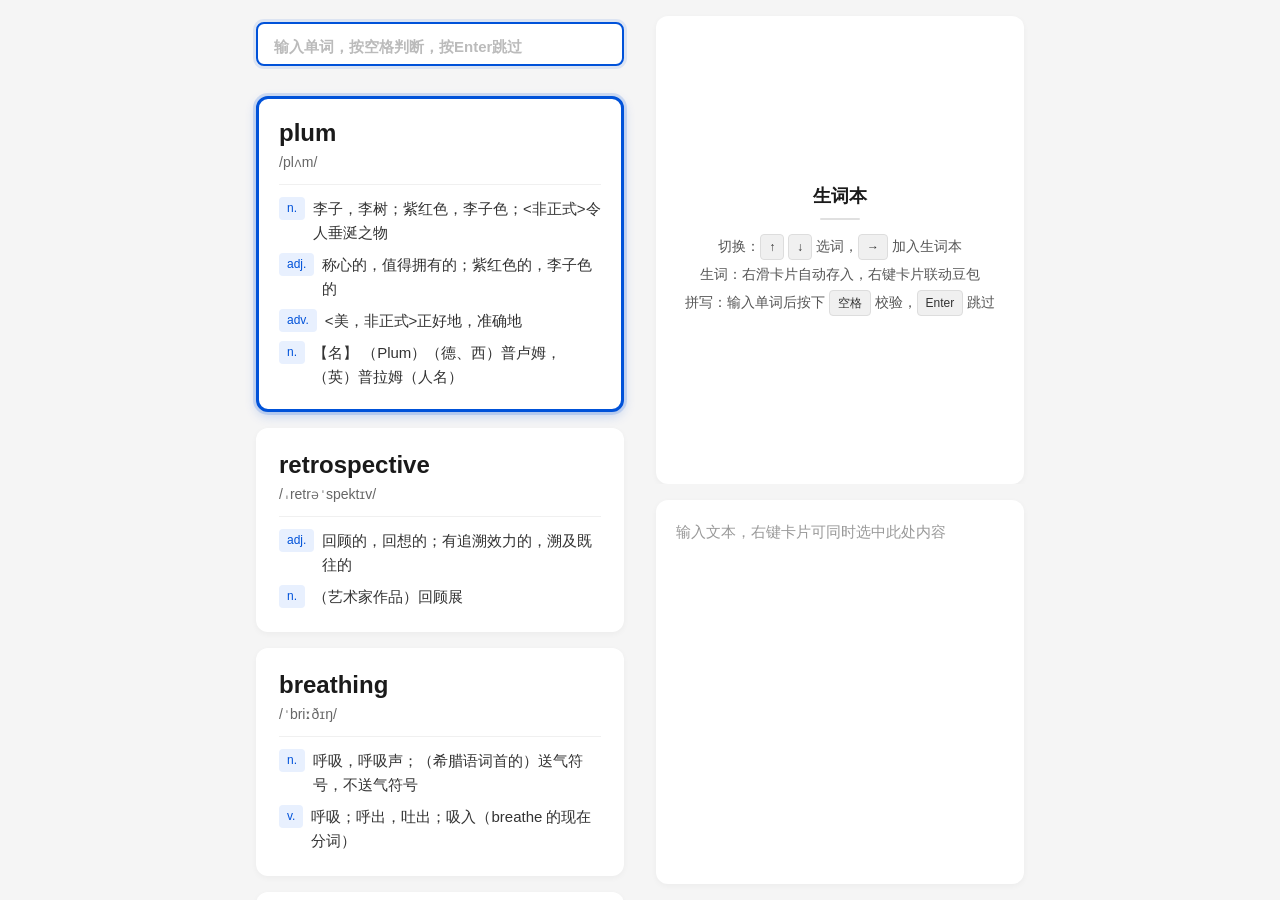
<file: index.html>
<!DOCTYPE html>
<html lang="zh-CN">
<head>
  <meta charset="UTF-8">
  <meta name="viewport" content="width=device-width, initial-scale=1.0, user-scalable=no">
  <title>单词卡片</title>
  <link rel="stylesheet" href="style.css">
</head>
<body>
  <div class="layout">
    <!-- 左侧列：上下分栏（输入区域 + 卡片列表） -->
    <div class="column column-left">
      <!-- 上部：固定高度输入区域 -->
      <div class="input-area">
        <input type="text" class="word-input" id="word-input" placeholder="输入单词，按空格判断，按Enter跳过" autofocus>
      </div>
      <!-- 下部：卡片列表 -->
      <div class="container" id="container">
        <div class="loading-tip" id="initial-loading">加载中...</div>
      </div>
    </div>
    <!-- 右侧列 -->
    <div class="column column-right">
      <div class="wordbook-wrap">
        <div class="container" id="wordbook">
          <div class="loading-tip" id="wordbook-empty">加载中...</div>
        </div>
      </div>
      <div class="input-panel">
        <div class="input-box" id="input-box" contenteditable="true" data-placeholder="输入文本，右键卡片可同时选中此处内容"></div>
      </div>
    </div>
  </div>
  <script src="app.js"></script>
</body>
</html>
</file>
<file: style.css>
* {
  margin: 0;
  padding: 0;
  box-sizing: border-box;
  -webkit-tap-highlight-color: transparent;
}

html, body {
  height: 100%;
  background-color: #f5f5f5;
  font-family: -apple-system, BlinkMacSystemFont, "Segoe UI", Roboto, "Helvetica Neue", Arial, sans-serif;
  overflow: hidden;
}

.layout {
  display: flex;
  justify-content: center;
  height: 100vh;
  width: 100%;
}

.column {
  flex: 1;
  max-width: 400px;
  min-width: 0;
  height: 100vh;
}

/* ===== 左侧列：上下分栏 ===== */
.column-left {
  display: flex;
  flex-direction: column;
}

/* 上部：固定高度输入区域 - 与卡片宽度对齐 */
.input-area {
  flex-shrink: 0;
  height: 80px;
  padding: 16px 16px 8px 16px;
  background-color: #f5f5f5;
  display: flex;
  align-items: center;
}

.word-input {
  width: 100%;
  height: 44px;
  padding: 0 16px;
  font-size: 24px;
  font-weight: 700;
  border: 2px solid #ddd;
  border-radius: 8px;
  outline: none;
  background-color: #fff;
  color: #333;
  transition: border-color 0.2s ease, box-shadow 0.2s ease;
}

.word-input:focus {
  border-color: #0052d9;
  box-shadow: 0 0 0 3px rgba(0, 82, 217, 0.1);
}

.word-input::placeholder {
  color: #bbb;
  font-size: 15px;
}

/* 下部：卡片列表容器（占据剩余空间） */
.column-left .container {
  flex: 1;
  min-height: 0;
  height: auto;
}

/* ===== 右列：上下分栏（生词本 + 输入框） ===== */
.column-right {
  display: flex;
  flex-direction: column;
  gap: 16px;
}

.wordbook-wrap {
  flex: 1;
  min-height: 0;
}

.wordbook-wrap .container {
  height: 100%;
}

.input-panel {
  flex-shrink: 0;
  padding: 0 16px 16px;
}

.input-box {
  width: 100%;
  height: 384px;
  background-color: #fff;
  border-radius: 12px;
  padding: 20px;
  font-size: 15px;
  line-height: 1.6;
  color: #333;
  overflow-y: auto;
  outline: none;
  box-shadow: 0 2px 6px rgba(0, 0, 0, 0.04);
  user-select: text;
  -webkit-user-select: text;
  word-break: break-word;
  white-space: pre-wrap;
}

.input-box:empty::before {
  content: attr(data-placeholder);
  color: #999;
  pointer-events: none;
}

.container {
  height: 100vh;
  overflow-y: auto;
  -webkit-overflow-scrolling: touch;
  overflow-x: hidden;
  padding: 0px 16px;
  background-color: #f5f5f5;
}

.container.no-scroll {
  overflow: hidden;
}

/* ===== 左列：隐藏滚动条（兼容所有浏览器） ===== */
#container {
  direction: rtl;
  overflow-y: scroll;
  scrollbar-width: none;        /* Firefox */
  -ms-overflow-style: none;     /* IE/Edge */
}

#container::-webkit-scrollbar {
  display: none;                /* Chrome/Safari/Opera */
}

#container > * {
  direction: ltr;
}

/* ===== 右列生词本：隐藏滚动条（兼容所有浏览器） ===== */
#wordbook {
  scrollbar-width: none;        /* Firefox */
  -ms-overflow-style: none;     /* IE/Edge */
}

#wordbook::-webkit-scrollbar {
  display: none;                /* Chrome/Safari/Opera */
}

.word-card {
  position: relative;
  background-color: #fff;
  border-radius: 12px;
  padding: 20px;
  margin-top: 16px;
  box-shadow: 0 2px 6px rgba(0, 0, 0, 0.04);
  overflow: visible;
  will-change: transform;
  user-select: none;
  -webkit-user-select: none;
  touch-action: pan-y;
  cursor: pointer;
  transition: box-shadow 0.2s ease, border-color 0.2s ease;
  border: 3px solid transparent;
}

/* 选中状态：高亮边框 + 阴影增强 */
.word-card.selected {
  border-color: #0052d9;
  box-shadow: 0 0 0 3px rgba(0, 82, 217, 0.15), 0 4px 12px rgba(0, 82, 217, 0.2);
}

/* 已上传到 D1 标记：右上角蓝点 */
.word-card.uploaded::after {
  content: '';
  position: absolute;
  top: 8px;
  right: 8px;
  width: 8px;
  height: 8px;
  background-color: #0052d9;
  border-radius: 50%;
  z-index: 1;
}

.word-card.card-transition {
  transition: transform 0.35s cubic-bezier(0.22, 1, 0.36, 1);
}

.word-card.card-fill-up {
  transition: transform 0.3s cubic-bezier(0.22, 1, 0.36, 1);
}

/* ===== wordbook-enter 动画已删除，卡片自然出现 ===== */

.word-header {
  margin-bottom: 12px;
}

.word-text {
  font-size: 24px;
  font-weight: 700;
  color: #1a1a1a;
  display: block;
  margin-bottom: 6px;
}

.word-phonetic {
  display: inline-block;
}

.phonetic-text {
  font-size: 14px;
  color: #666;
}

.word-meaning {
  border-top: 1px solid #f0f0f0;
  padding-top: 12px;
}

.meaning-item {
  display: flex;
  align-items: flex-start;
  margin-bottom: 8px;
}

.meaning-item:last-child {
  margin-bottom: 0;
}

.pos-tag {
  flex-shrink: 0;
  font-size: 12px;
  color: #0052d9;
  background-color: #e8f0fe;
  padding: 3px 8px;
  border-radius: 4px;
  margin-right: 8px;
  line-height: 1.4;
}

.meaning-text {
  flex: 1;
  font-size: 15px;
  color: #333;
  line-height: 1.6;
}

.loading-tip {
  text-align: center;
  padding: 16px;
  color: #999;
  font-size: 13px;
}

/* 单词输入框错误状态 - 反选高亮 */
.word-input.error {
  border-color: #e34d59;
  box-shadow: 0 0 0 3px rgba(227, 77, 89, 0.15);
  animation: shake 0.3s ease;
}

@keyframes shake {
  0%, 100% { transform: translateX(0); }
  25% { transform: translateX(-6px); }
  75% { transform: translateX(6px); }
}

/* ===== 生词本顶部占位卡片 - 功能介绍 ===== */
.wordbook-empty-card {
  height: calc(100% - 16px);
  background-color: #fff;
  border-radius: 12px;
  padding: 24px 20px;
  margin-top: 16px;
  box-shadow: 0 2px 6px rgba(0, 0, 0, 0.04);
  border: 3px solid transparent;
  cursor: default;
  user-select: none;
  -webkit-user-select: none;
  display: flex;
  flex-direction: column;
  align-items: center;
  justify-content: center;
  overflow-y: auto;
  /* a 标签默认样式覆盖，确保无视觉变化 */
  text-decoration: none;
  color: inherit;
}

/* 禁用点击/访问态的视觉反馈 */
.wordbook-empty-card:active,
.wordbook-empty-card:hover,
.wordbook-empty-card:visited,
.wordbook-empty-card:focus {
  background-color: #fff;
  color: inherit;
  border-color: transparent;
  box-shadow: 0 2px 6px rgba(0, 0, 0, 0.04);
  outline: none;
}

.wordbook-empty-card .empty-title {
  font-size: 18px;
  font-weight: 700;
  color: #1a1a1a;
  margin-bottom: 10px;
}

.wordbook-empty-card .empty-divider {
  width: 40px;
  height: 2px;
  background: #e0e0e0;
  margin: 0 0 12px 0;
  border-radius: 1px;
  flex-shrink: 0;
}

.wordbook-empty-card .empty-desc {
  font-size: 14px;
  color: #555;
  text-align: center;
  line-height: 2;
}

.wordbook-empty-card .empty-desc kbd {
  display: inline-block;
  background: #f0f0f0;
  padding: 0 8px;
  border-radius: 4px;
  font-size: 12px;
  font-family: inherit;
  border: 1px solid #ddd;
  color: #333;
  min-width: 20px;
  text-align: center;
}
</file>
